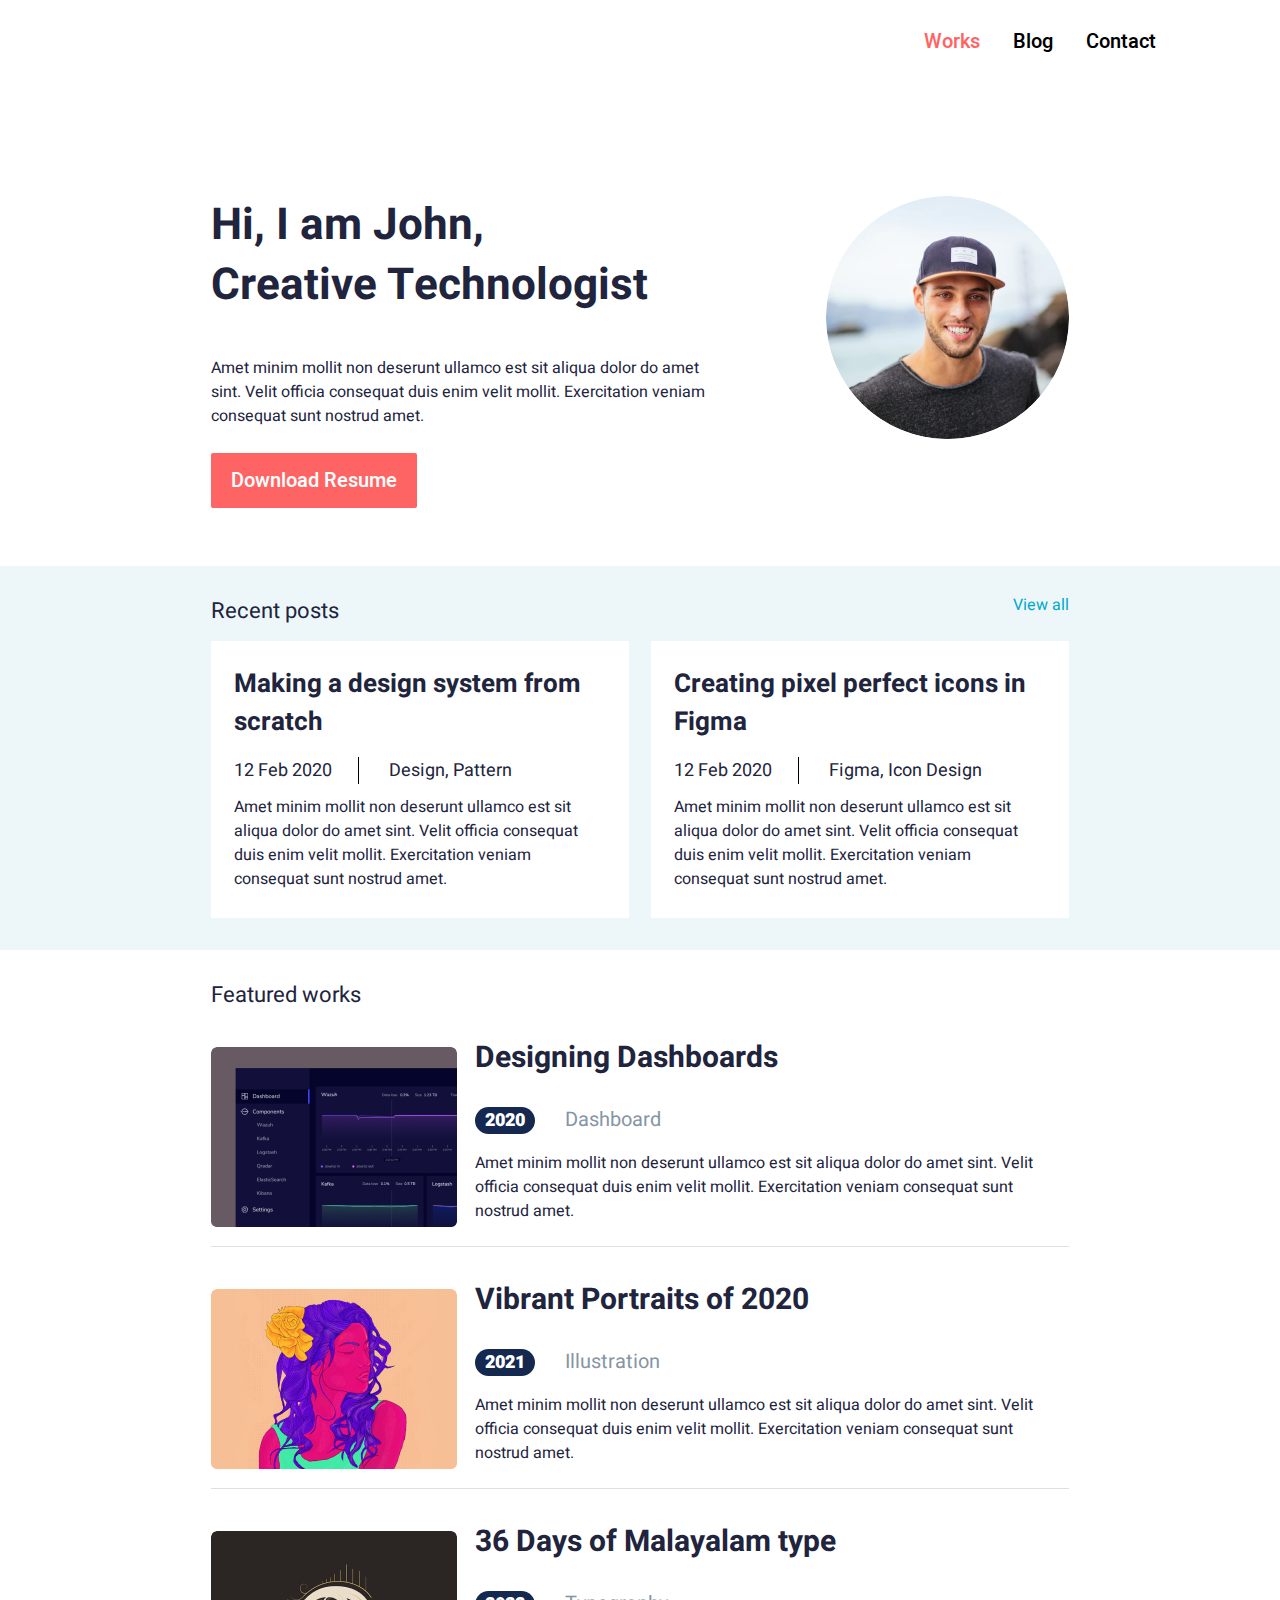
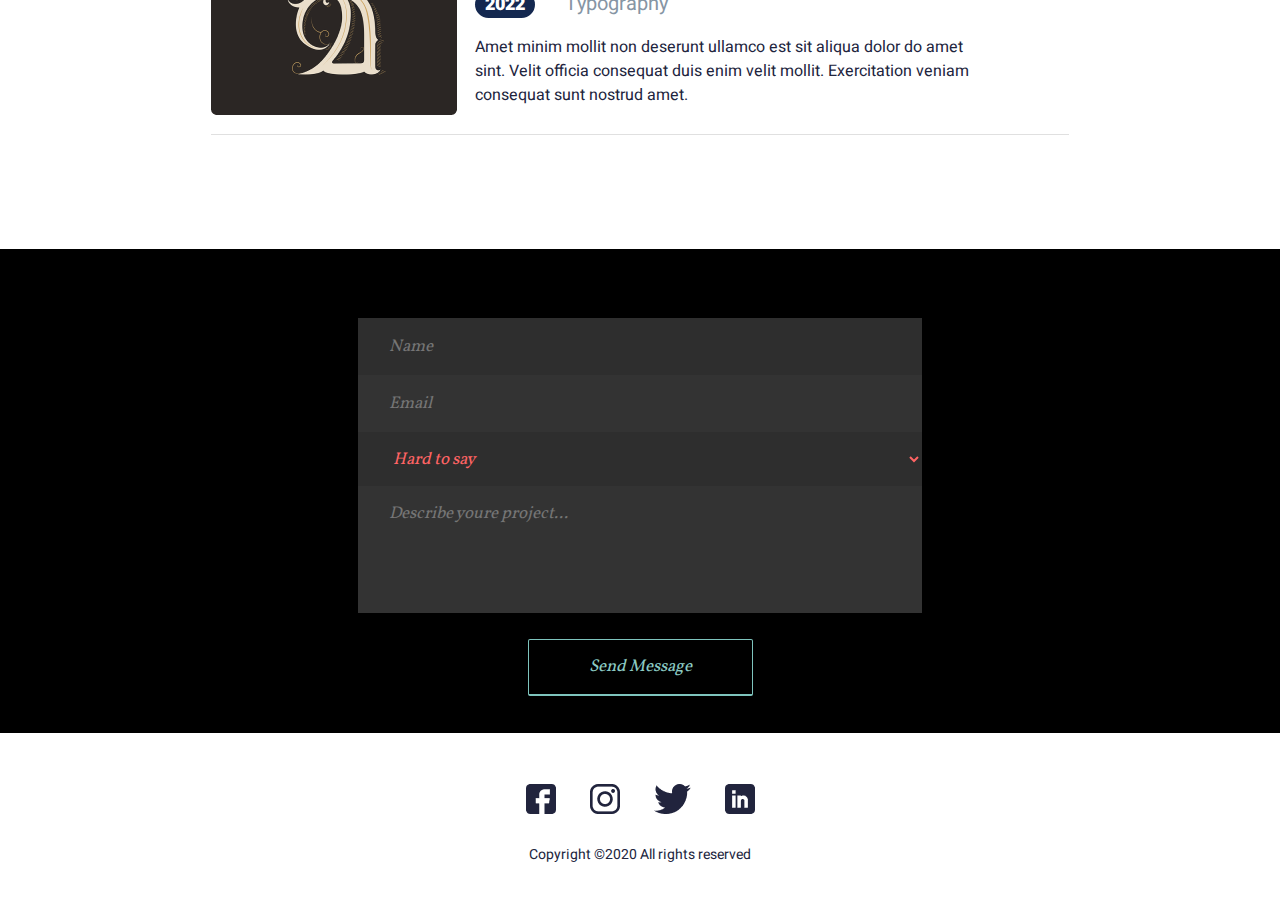
<file: index.html>
<!doctype html>
<html lang="en">
<head>
    <meta charset="UTF-8">
    <meta name="viewport"
          content="width=device-width, user-scalable=no, initial-scale=1.0, maximum-scale=1.0, minimum-scale=1.0">
    <meta http-equiv="X-UA-Compatible" content="ie=edge">
    <title>John</title>
    <link rel="preconnect" href="https://fonts.googleapis.com">
    <link rel="preconnect" href="https://fonts.gstatic.com" crossorigin>
    <link href="https://fonts.googleapis.com/css2?family=Heebo:wght@400;500;700&display=swap" rel="stylesheet">
      <link rel="stylesheet" href="css/style.css">
</head>
<body>
<header>
    <div class="container d_flex justify_end">
        <nav>
            <ul id="Menu">
                <li>
                    <a href="index.html" class="active">Works</a>
                </li>
                <li>
                    <a href="blog.html">Blog</a>
                </li>
                <li>
                    <a href="#">Contact</a>
                </li>
            </ul>
        </nav>
    </div>
</header>
<main>
    <section class="main_banner">
        <div class="main_banner_characteristics">
            <div class="main_banner_w">
                <h1>
                    Hi, I am John, <br>
                    Creative Technologist
                </h1>
                <p>
                    Amet minim mollit non deserunt ullamco est sit aliqua dolor do amet sint. Velit officia consequat duis enim velit mollit. Exercitation veniam consequat sunt nostrud amet.
                </p>
                <a href="#">Download Resume</a>
            </div>
            <div class="param_img">
                <img class="w_100 d_block" src="Images/Ellipse1.png" alt="img">
            </div>
        </div>
    </section>
    <section class="recent_posts">
        <div class="recent_posts_w">
          <div class="recent_posts_text">
              <H3>Recent posts</H3>
              <a href="#" title="View all" target="_blank"> View all </a>
         </div>
            <div class="d_flex container_design">
        <article class="design_pattern">
            <H3> Making a design system from scratch</H3>
            <span class="data">12 Feb 2020</span>
            <H4>Design, Pattern</H4>
            <p>Amet minim mollit non deserunt ullamco est sit aliqua dolor do amet sint. Velit officia consequat duis enim velit mollit. Exercitation veniam consequat sunt nostrud amet.</p>
        </article>
            <article class="design_pattern">
                <H3>Creating pixel perfect icons in Figma</H3>
                <span class="data">12 Feb 2020</span>
                <H4>Figma, Icon Design</H4>
                <p>Amet minim mollit non deserunt ullamco est sit aliqua dolor do amet sint. Velit officia consequat duis enim velit mollit. Exercitation veniam consequat sunt nostrud amet.</p>
            </article>
        </div>
        </div>
    </section>
        <section class="all_works">
            <div class="featured_works">
                <H1>Featured works</H1>
                <article class="work border_b">
                    <div class="pic"> <img src="Images/Work_1.png" alt="Work1" class="w_100">
                    </div>
                    <div class="text">
                        <H1>Designing Dashboards</H1>
                        <span class="year">2020</span>
                        <H2>Dashboard</H2>
                        <p>Amet minim mollit non deserunt ullamco est sit aliqua dolor do amet sint. Velit officia consequat duis enim velit mollit. Exercitation veniam consequat sunt nostrud amet.</p>
                    </div>
                </article>
                <article class="work border_b">
                    <div class="pic"> <img src="Images/Work_2.png" alt="Work1" class="w_100">
                    </div>
                    <div class="text">
                        <H1>Vibrant Portraits of 2020</H1>
                        <span class="year">2021</span>
                        <H2>Illustration</H2>
                        <p>Amet minim mollit non deserunt ullamco est sit aliqua dolor do amet sint. Velit officia consequat duis enim velit mollit. Exercitation veniam consequat sunt nostrud amet.</p>
                    </div>
                </article>
                <article class="work border_b">
                    <div class="pic"> <img src="Images/Work_3.png" alt="Work1" class="w_100">
                    </div>
                    <div class="text">
                        <H1>36 Days of Malayalam type</H1>
                        <span class="year">2022</span>
                        <H2>Typography</H2>
                        <p>Amet minim mollit non deserunt ullamco est sit aliqua dolor do amet <br> sint. Velit officia consequat duis enim velit mollit. Exercitation veniam<br> consequat sunt nostrud amet.</p>
                    </div>
                </article>
            </div>
        </section>
       <section class="forma">
        <form name="contact" action="#" method="post" >
        <div class="parametr_form">
            <div>
                <label class="d_none"  for="Name">Name</label>
                <input type="text" name="Name" placeholder="Name" id="Name">
                <span></span>
            </div>
            <div>
                <label class="d_none" for="Email">Email</label>
                <input type="Email" name="Email" placeholder="Email" id="Email">
                <span></span>
            </div>
            <div>
                <label  class="d_none" for="Budget">Budget</label>
                <select name="Budget" id="Budget"
                   title="Choose your budget">
                    <option>less then 100$</option>
                    <option>101$-500$</option>
                    <option>over 500$</option>
                    <option selected>Hard to say</option>
                </select>
                <span></span>
            </div>
            <div>
                <label class="d_none" for="Describe">Describe youre project...</label>
                <textarea name="Describe youre project..." placeholder="Describe youre project..." id="Describe"></textarea>
            </div>
            <div class="pad_button">
            <button class="button" type="submit">Send Message</button>
            </div>
        </div>
        </form>
    </section>
</main>
<footer class="pad_footer">
    <div class="param_footer d_flex justify_center">
                    <ul class="d_flex list_style_none">
                <li>
                    <a href="https://facebook.com" title="facebook" target="_blank">
                        <img src="Images/fb.png" alt="Facebook"> </a>
                </li>
                <li>
                    <a href="https://instagram.com" title="instagram" target="_blank">
                    <img src="Images/inst.png" alt="Instagram"> </a>
                </li>
                <li>
                    <a href="https://twitter.com" title="twitter" target="_blank">
                    <img src="Images/twiter.png" alt="Twiter"> </a>
                </li>
                <li>
                    <a href="https://linkedin.com" title="linkedin" target="_blank">
                    <img src="Images/Linkedin.png" alt="Linkedin"> </a>
                </li>
            </ul>
    </div>
        <p class="p_policy">Copyright ©2020 All rights reserved</p>
 </footer>
</body>
</html>
</file>
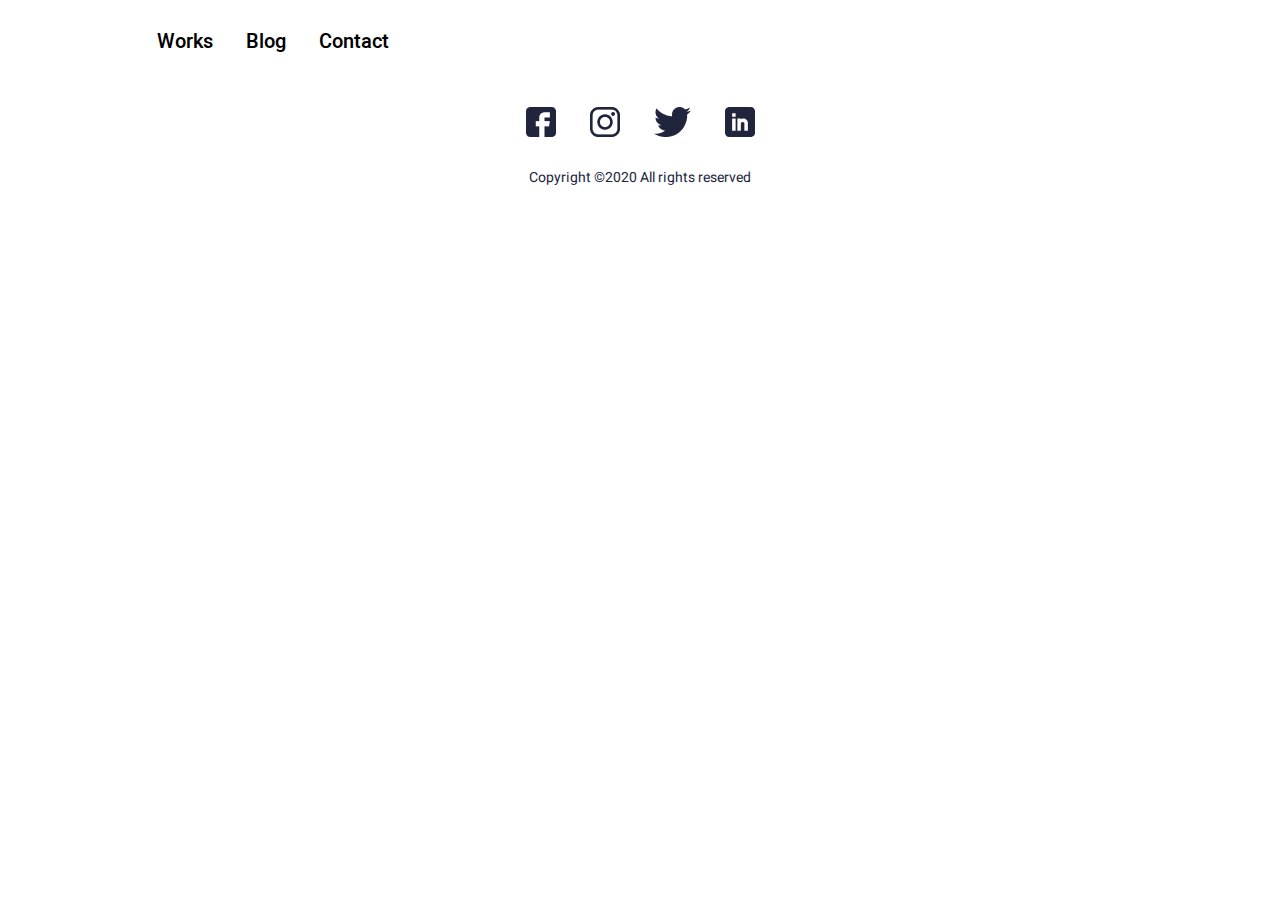
<file: Blog.html>
<!doctype html>
<html lang="en">
<head>
  <meta charset="UTF-8">
  <meta name="viewport"
        content="width=device-width, user-scalable=no, initial-scale=1.0, maximum-scale=1.0, minimum-scale=1.0">
  <meta http-equiv="X-UA-Compatible" content="ie=edge">
  <title>Blog</title>
  <link rel="preconnect" href="https://fonts.googleapis.com">
  <link rel="preconnect" href="https://fonts.gstatic.com" crossorigin>
  <link href="https://fonts.googleapis.com/css2?family=Heebo:wght@400;500;700&display=swap" rel="stylesheet">
  <link rel="stylesheet" href="css/Style.css">
</head>
<body>
<header>
  <div class="container d_flex justify_end">
    <nav>
      <ul id="Menu">
        <li>
          <a href="index.html">Works</a>
        </li>
        <li>
          <a href="Blog.html">Blog</a>
        </li>
        <li>
          <a href="#">Contact</a>
        </li>
      </ul>
    </nav>
  </div>
</header>
<main>

</main>
<footer class="pad_footer">
  <div class="param_footer d_flex justify_center">
    <ul class="d_flex list_style_none">
      <li>
        <a href="https://facebook.com" title="facebook" target="_blank">
          <img src="Images/fb.png" alt="Facebook"> </a>
      </li>
      <li>
        <a href="https://instagram.com" title="instagram" target="_blank">
          <img src="Images/inst.png" alt="Instagram"> </a>
      </li>
      <li>
        <a href="https://twitter.com" title="twitter" target="_blank">
          <img src="Images/twiter.png" alt="Twiter"> </a>
      </li>
      <li>
        <a href="https://linkedin.com" title="linkedin" target="_blank">
          <img src="Images/Linkedin.png" alt="Linkedin"> </a>
      </li>
    </ul>
  </div>
  <p class="p_policy">Copyright ©2020 All rights reserved</p>
</footer>
</body>
</html>
</file>
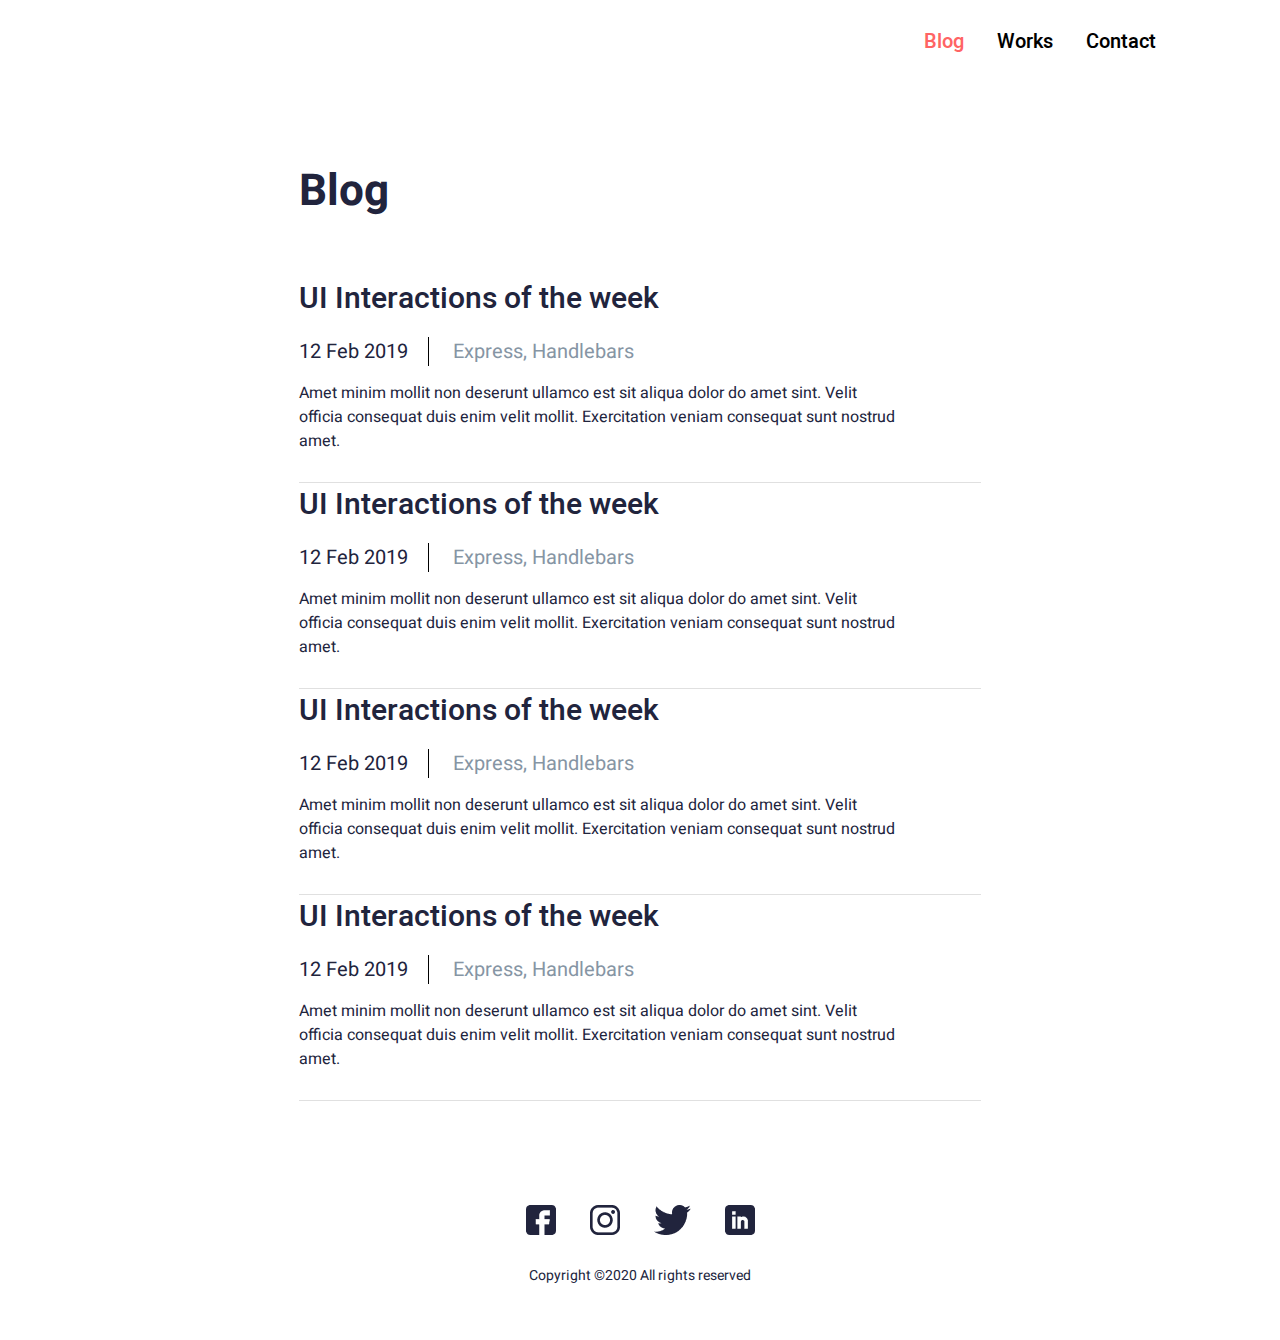
<file: blog.html>
<!doctype html>
<html lang="en">
<head>
  <meta charset="UTF-8">
  <meta name="viewport"
        content="width=device-width, user-scalable=no, initial-scale=1.0, maximum-scale=1.0, minimum-scale=1.0">
  <meta http-equiv="X-UA-Compatible" content="ie=edge">
  <title>Blog</title>
  <link rel="preconnect" href="https://fonts.googleapis.com">
  <link rel="preconnect" href="https://fonts.gstatic.com" crossorigin>
  <link href="https://fonts.googleapis.com/css2?family=Heebo:wght@400;500;700&display=swap" rel="stylesheet">
  <link rel="stylesheet" href="css/style.css">
</head>
<body>
<header>
  <div class="container d_flex justify_end">
    <nav>
      <ul id="Menu">
        <li>
          <a href="blog.html" class="active">Blog</a>
        </li>
        <li>
          <a href="index.html">Works</a>
        </li>
        <li>
          <a href="#">Contact</a>
        </li>
      </ul>
    </nav>
  </div>
</header>
<main>
<section class="blog">
<div class="blog_w">
<H1>Blog</H1>
  <article class="interaction_week">
    <H2> UI Interactions of the week</H2>
    <span class="data_interaction_week">12 Feb 2019</span>
    <H4>Express, Handlebars</H4>
    <p>Amet minim mollit non deserunt ullamco est sit aliqua dolor do amet sint. Velit officia consequat duis enim velit mollit. Exercitation veniam consequat sunt nostrud amet.</p>
  </article>
  <article class="interaction_week">
    <H2> UI Interactions of the week</H2>
    <span class="data_interaction_week">12 Feb 2019</span>
    <H4>Express, Handlebars</H4>
    <p>Amet minim mollit non deserunt ullamco est sit aliqua dolor do amet sint. Velit officia consequat duis enim velit mollit. Exercitation veniam consequat sunt nostrud amet.</p>
  </article>
  <article class="interaction_week">
    <H2> UI Interactions of the week</H2>
    <span class="data_interaction_week">12 Feb 2019</span>
    <H4>Express, Handlebars</H4>
    <p>Amet minim mollit non deserunt ullamco est sit aliqua dolor do amet sint. Velit officia consequat duis enim velit mollit. Exercitation veniam consequat sunt nostrud amet.</p>
  </article>
  <article class="interaction_week">
    <H2> UI Interactions of the week</H2>
    <span class="data_interaction_week">12 Feb 2019</span>
    <H4>Express, Handlebars</H4>
    <p>Amet minim mollit non deserunt ullamco est sit aliqua dolor do amet sint. Velit officia consequat duis enim velit mollit. Exercitation veniam consequat sunt nostrud amet.</p>
  </article>
</div>
</section>
</main>
<footer class="pad_footer">
  <div class="param_footer d_flex justify_center">
    <ul class="d_flex list_style_none">
      <li>
        <a href="https://facebook.com" title="facebook" target="_blank">
          <img src="Images/fb.png" alt="Facebook"> </a>
      </li>
      <li>
        <a href="https://instagram.com" title="instagram" target="_blank">
          <img src="Images/inst.png" alt="Instagram"> </a>
      </li>
      <li>
        <a href="https://twitter.com" title="twitter" target="_blank">
          <img src="Images/twiter.png" alt="Twiter"> </a>
      </li>
      <li>
        <a href="https://linkedin.com" title="linkedin" target="_blank">
          <img src="Images/Linkedin.png" alt="Linkedin"> </a>
      </li>
    </ul>
  </div>
  <p class="p_policy">Copyright ©2020 All rights reserved</p>
</footer>
</body>
</html>
</file>
<file: css/style.css>
@font-face {
    font-family: 'Heebo';
    src: url('../Fonts/Heebo-Medium.eot');
    src: url('../Fonts/Heebo-Medium.eot?#iefix') format('embedded-opentype'),
    url('../Fonts/Heebo-Medium.woff2') format('woff2'),
    url('../Fonts/Heebo-Medium.woff') format('woff'),
    url('../Fonts/Heebo-Medium.ttf') format('truetype'),
    url('../Fonts/Heebo-Medium.svg#Heebo-Medium') format('svg');
    font-weight: 500;
    font-style: normal;
    font-display: swap;
}
@font-face {
    font-family: 'Vollkorn';
    src: url('../Fonts/Vollkorn-Regular.eot');
    src: url('../Fonts/Vollkorn-Regular.eot?#iefix') format('embedded-opentype'),
    url('../Fonts/Vollkorn-Regular.woff2') format('woff2'),
    url('../Fonts/Vollkorn-Regular.woff') format('woff'),
    url('../Fonts/Vollkorn-Regular.ttf') format('truetype'),
    url('../Fonts/Vollkorn-Regular.svg#Vollkorn-Regular') format('svg');
    font-weight: normal;
    font-style: normal;
    font-display: swap;
}

*{
    padding: 0;
    margin: 0;
}
header {
    padding-top: 27px;
}
.container {
    max-width: 1032px;
    margin: auto;
   }
.d_flex {
    display: flex;
}
.justify_end {
    justify-content: flex-end;
}
.d_none {
    display: none
}
.d_block
{
    display: block;
}
.justify_center {
    justify-content: center;
}
.list_style_none {
    list-style: none;
 }
.w_100 {
    width: 100%
}
.border_b{
    box-sizing: border-box;
}
#Menu {
    display: flex;
    list-style: none;
}
header nav li {
    margin-left: 33px;
}
header nav li a {
    font-family: 'Heebo', sans-serif;
    font-weight: 500;
    font-size: 20px;
    line-height: 29px;
    color: #000000;
    text-decoration: none;
    display: inline-block;
    transition: 0.3s;
   }
header nav li a:active{
    color: #FF6464;
}
.active{
    color: #FF6464;
}
header nav li:hover a{
    transform: scale(1.2);
}
.blog{
    padding-top: 106px;
    padding-bottom: 53px;
}
.blog_w{
    max-width: 682px;
    margin: auto;
}
.blog_w H1{
    font-family: 'Heebo';
    font-style: normal;
    font-weight: 700;
    font-size: 44px;
    line-height: 60px;
    color: #21243D;
    margin-bottom: 55px;
}
.interaction_week{
    max-width: 682px;
    box-sizing: border-box;
    padding: 0px 80px 29px 0px;
    border-bottom: solid 1px #E0E0E0;
}
.data_interaction_week{
    border-right: 1px solid #000000;
    font-family: 'Heebo';
    font-style: normal;
    font-weight: 400;
    font-size: 20px;
    line-height: 29px;
    color: #21243D;
    padding: 0px 20px 0px 0px;
    margin-bottom: 15px;
}
.interaction_week H2{
    font-family: 'Heebo';
    font-style: normal;
    font-weight: 500;
    font-size: 30px;
    line-height: 44px;
    color: #21243D;
    margin-bottom: 16px;
}
.interaction_week H4{
    font-family: 'Heebo';
    font-style: normal;
    font-weight: 400;
    font-size: 20px;
    line-height: 29px;
    color: #8695A4;
    margin-bottom: 15px;
    display: inline-block;
    padding: 0px 0px 0px 20px;
}
.interaction_week p{
    font-family: 'Heebo';
    font-style: normal;
    font-weight: 400;
    font-size: 16px;
    line-height: 24px;
    color: #21243D;
}
.main_banner {
    padding-top: 140px;
    padding-bottom: 71px;
}
.main_banner_characteristics {
    max-width: 858px;
    margin: auto;
    display: flex;
    justify-content: space-between;
    align-items: start;
}
.main_banner_w {
    max-width: 497px;
}
.main_banner h1 {
    font-family: 'Heebo', sans-serif;
    font-style: normal;
    font-weight: 700;
    font-size: 44px;
    line-height: 60px;
    color: #21243D;
    margin-bottom: 40px;
}
.main_banner p {
    font-family: 'Heebo', sans-serif;
    font-style: normal;
    font-weight: 400;
    font-size: 16px;
    line-height: 24px;
    color: #21243D;
    margin-bottom: 38px;
}
.main_banner a {
    background: #FF6464;
    border-radius: 2px;
    padding: 13px 20px;
    font-family: 'Heebo', sans-serif;
    font-style: normal;
    font-weight: 500;
    font-size: 20px;
    line-height: 29px;
    color: #FFFFFF;
    text-decoration: none;
}
.param_img {
    max-width: 243px;
    border-radius: 50%;
    overflow: hidden;
}
.recent_posts{
    padding-top: 7px;
    padding-bottom: 32px;
    background-color: #EDF7FA;
}
.recent_posts_w {
    margin: auto;
    max-width: 858px;
}
.container_design {
    justify-content: space-between;
    flex-wrap: wrap;
}
.recent_posts_text{
    display: flex;
    justify-content: space-between;
    align-items: start;
}
.design_pattern{
    max-width: 418px;
    background-color: #FFFFFF;
    padding: 24px 27px 7px 23px;
    box-sizing: border-box;
}
.design_pattern H3{
    font-family: 'Heebo';
    font-style: normal;
    font-weight: 700;
    font-size: 26px;
    line-height: 38px;
    color: #21243D;
    padding-bottom: 17px;
}
.design_pattern p{
    font-family: 'Heebo';
    font-style: normal;
    font-weight: 400;
    font-size: 16px;
    line-height: 24px;
    color: #21243D;
    margin-bottom: 20px;
}
.design_pattern .data {
    border-right: 1px solid #000000;
    font-family: 'Heebo';
    font-style: normal;
    font-weight: 400;
    font-size: 18px;
    line-height: 26px;
    color: #21243D;
    padding: 0px 26px 0px 0px;
    margin-bottom: 11px;
}
.design_pattern H4{
    display: inline-block;
    font-family: 'Heebo';
    font-style: normal;
    font-weight: 400;
    font-size: 18px;
    line-height: 26px;
    color: #21243D;
    padding: 0px 0px 0px 26px;
    margin-bottom: 11px;
}
.recent_posts .recent_posts_text H3{
    font-family: 'Heebo';
    font-style: normal;
    font-weight: 400;
    font-size: 22px;
    line-height: 60px;
    display: flex;
    align-items: flex-end;
    color: #21243D;
    margin-top: 8px;
}
.recent_posts .recent_posts_text a{
    font-family: 'Heebo';
    font-style: normal;
    font-weight: 400;
    font-size: 16px;
    line-height: 24px;
    color: #00A8CC;
    text-decoration: none;
    margin-top: 20px;
}
.all_works {
    padding-top: 15px;
    padding-bottom: 83px;
  }
.featured_works{
    margin: auto;
    max-width: 858px;
}
.featured_works h1{
    font-family: 'Heebo';
    font-style: normal;
    font-weight: 400;
    font-size: 22px;
    line-height: 60px;
    Color: #21243D;
    margin-bottom: 11px;
       }
.work{
    border-bottom: solid 1px #E0E0E0;
    display: flex;
    margin-bottom: 31px;
      }
.pic{
    max-width: 246px;
    margin-top: 11px;
    margin-bottom: 15px;
    border-radius: 6px;
    overflow: hidden;
}
.text{
    max-width: 594px;
    margin-left: 18px;
   }
.text H1{
    font-family: 'Heebo';
    font-style: normal;
    font-weight: 700;
    font-size: 30px;
    line-height: 44px;
    color: #21243D;
   }
.year{
    background: #142850;
    border-radius: 16px;
    font-family: 'Heebo';
    font-style: normal;
    font-weight: 900;
    font-size: 18px;
    line-height: 60px;
    color: #FFFFFF;
    padding: 0px 10px 0px 10px;
}
.text H2{
    font-family: 'Heebo';
    font-style: normal;
    font-weight: 400;
    font-size: 20px;
    line-height: 29px;
    color: #8695A4;
    display: inline-block;
    margin-left: 26px;
}
.text p{
    font-family: 'Heebo';
    font-style: normal;
    font-weight: 400;
    font-size: 16px;
    line-height: 24px;
    color: #21243D;
}
.forma {
    background-color:#000000;
    padding-top: 69px;
    padding-bottom: 37px;
}
.parametr_form {
    max-width: 564px;
    margin: auto;
    text-align: center;
}
#Name{
    background-color: rgba(255, 255, 255, 0.18);
    padding: 18px 31px 17px 31px;
    box-sizing: border-box;
    font-family: 'Vollkorn';
    font-style: italic;
    font-weight: 400;
    font-size: 17px;
    line-height: 22px;
    color: #FFFFFF;
    border: none;
    width: 100%;
}
#Email {
    background-color: rgba(255, 255, 255, 0.2);
    padding: 18px 31px 17px 31px;
    box-sizing: border-box;
    font-family: 'Vollkorn';
    font-style: italic;
    font-weight: 400;
    font-size: 17px;
    line-height: 22px;
    color: #FFFFFF;
    border: none;
    width: 100%;
}
#Budget {
    background-color: rgba(255, 255, 255, 0.18);
    padding: 18px 31px 17px 31px;
    box-sizing: border-box;
    font-family: 'Vollkorn';
    font-style: italic;
    font-weight: 400;
    font-size: 17px;
    line-height: 22px;
    color: #FF6464;
    border: none;
    width: 100%;
}
#Describe {
    background: rgba(255, 255, 255, 0.2);
    border: none;
    padding: 17px 31px 88px 31px;
    box-sizing: border-box;
    font-family: 'Vollkorn';
    font-style: italic;
    font-weight: 400;
    font-size: 17px;
    line-height: 22px;
    color: #FFFFFF;
    height: 127px;
    width: 100%;
    resize: none;
}
.pad_button {
    padding-top: 22px;
}
.button {
    padding: 16px 60px;
    border-radius: 2px;
    background-color: transparent;
    border: 1px solid #7EC4BD;
    border-bottom-width: 2px;
    font-family: 'Vollkorn';
    font-style: italic;
    font-weight: 400;
    font-size: 17px;
    line-height: 22px;
    text-align: center;
    color: #8BCAC3;
}
.pad_footer {
    padding-top: 51px;
    padding-bottom: 54px;
}
.param_footer {
    max-width: 858px;
    margin: auto;
}
footer li {
    margin-right: 17px;
    margin-left: 17px;
}
.p_policy {
    font-family: 'Heebo', sans-serif;
    font-style: normal;
    font-weight: 400;
    font-size: 14px;
    line-height: 21px;
    color: #21243D;
    text-align: center;
    margin-top: 26px;
}
</file>
<file: css/Style.css>
@font-face {
    font-family: 'Heebo';
    src: url('../Fonts/Heebo-Medium.eot');
    src: url('../Fonts/Heebo-Medium.eot?#iefix') format('embedded-opentype'),
    url('../Fonts/Heebo-Medium.woff2') format('woff2'),
    url('../Fonts/Heebo-Medium.woff') format('woff'),
    url('../Fonts/Heebo-Medium.ttf') format('truetype'),
    url('../Fonts/Heebo-Medium.svg#Heebo-Medium') format('svg');
    font-weight: 500;
    font-style: normal;
    font-display: swap;
}
@font-face {
    font-family: 'Vollkorn';
    src: url('../Fonts/Vollkorn-Regular.eot');
    src: url('../Fonts/Vollkorn-Regular.eot?#iefix') format('embedded-opentype'),
    url('../Fonts/Vollkorn-Regular.woff2') format('woff2'),
    url('../Fonts/Vollkorn-Regular.woff') format('woff'),
    url('../Fonts/Vollkorn-Regular.ttf') format('truetype'),
    url('../Fonts/Vollkorn-Regular.svg#Vollkorn-Regular') format('svg');
    font-weight: normal;
    font-style: normal;
    font-display: swap;
}

*{
    padding: 0;
    margin: 0;
}
header {
    padding-top: 27px;
}
.container {
    max-width: 1032px;
    margin: auto;
   }
.d_flex {
    display: flex;
}
.justify_end {
    justify-content: flex-end;
}
.d_none {
    display: none
}
.d_block
{
    display: block;
}
.justify_center {
    justify-content: center;
}
.list_style_none {
    list-style: none;
 }
.w_100 {
    width: 100%
}
.border_b{
    box-sizing: border-box;
}
#Menu {
    display: flex;
    list-style: none;
}
header nav li {
    margin-left: 33px;
}
header nav li a {
    font-family: 'Heebo', sans-serif;
    font-weight: 500;
    font-size: 20px;
    line-height: 29px;
    color: #000000;
    text-decoration: none;
    display: inline-block;
    transition: 0.3s;
}
header nav li:hover a{
    transform: scale(1.2);
}
.main_banner {
    padding-top: 140px;
    padding-bottom: 71px;
}
.main_banner_characteristics {
    max-width: 858px;
    margin: auto;
    display: flex;
    justify-content: space-between;
    align-items: start;
}
.main_banner_w {
    max-width: 497px;
}
.main_banner h1 {
    font-family: 'Heebo', sans-serif;
    font-style: normal;
    font-weight: 700;
    font-size: 44px;
    line-height: 60px;
    color: #21243D;
    margin-bottom: 40px;
}
.main_banner p {
    font-family: 'Heebo', sans-serif;
    font-style: normal;
    font-weight: 400;
    font-size: 16px;
    line-height: 24px;
    color: #21243D;
    margin-bottom: 38px;
}
.main_banner a {
    background: #FF6464;
    border-radius: 2px;
    padding: 13px 20px;
    font-family: 'Heebo', sans-serif;
    font-style: normal;
    font-weight: 500;
    font-size: 20px;
    line-height: 29px;
    color: #FFFFFF;
    text-decoration: none;
}
.param_img {
    max-width: 243px;
    border-radius: 50%;
    overflow: hidden;
}
.recent_posts{
    padding-top: 7px;
    padding-bottom: 32px;
    background-color: #EDF7FA;
}
.recent_posts_w {
    margin: auto;
    max-width: 858px;
}
.container {
    justify-content: space-between;
    flex-wrap: wrap;
}
.recent_posts_text{
    display: flex;
    justify-content: space-between;
    align-items: start;
}
.design_pattern{
    max-width: 418px;
    background-color: #FFFFFF;
    padding: 24px 27px 7px 23px;
    box-sizing: border-box;
}
.design_pattern H3{
    font-family: 'Heebo';
    font-style: normal;
    font-weight: 700;
    font-size: 26px;
    line-height: 38px;
    color: #21243D;
    padding-bottom: 17px;
}
.design_pattern p{
    font-family: 'Heebo';
    font-style: normal;
    font-weight: 400;
    font-size: 16px;
    line-height: 24px;
    color: #21243D;
    margin-bottom: 20px;
}
.design_pattern .data {
    border-right: 1px solid #000000;
    font-family: 'Heebo';
    font-style: normal;
    font-weight: 400;
    font-size: 18px;
    line-height: 26px;
    color: #21243D;
    padding: 0px 26px 0px 0px;
    margin-bottom: 11px;
}
.design_pattern H4{
    display: inline-block;
    font-family: 'Heebo';
    font-style: normal;
    font-weight: 400;
    font-size: 18px;
    line-height: 26px;
    color: #21243D;
    padding: 0px 0px 0px 26px;
    margin-bottom: 11px;
}
.recent_posts .recent_posts_text H3{
    font-family: 'Heebo';
    font-style: normal;
    font-weight: 400;
    font-size: 22px;
    line-height: 60px;
    display: flex;
    align-items: flex-end;
    color: #21243D;
    margin-top: 8px;
}
.recent_posts .recent_posts_text a{
    font-family: 'Heebo';
    font-style: normal;
    font-weight: 400;
    font-size: 16px;
    line-height: 24px;
    color: #00A8CC;
    text-decoration: none;
    margin-top: 20px;
}
.all_works {
    padding-top: 15px;
    padding-bottom: 83px;
  }
.featured_works{
    margin: auto;
    max-width: 858px;
}
.featured_works h1{
    font-family: 'Heebo';
    font-style: normal;
    font-weight: 400;
    font-size: 22px;
    line-height: 60px;
    Color: #21243D;
    margin-bottom: 11px;
       }
.work{
    border-bottom: solid 1px #E0E0E0;
    display: flex;
    margin-bottom: 31px;
      }
.pic{
    max-width: 246px;
    margin-top: 11px;
    margin-bottom: 15px;
    border-radius: 6px;
    overflow: hidden;
}
.text{
    max-width: 594px;
    margin-left: 18px;
   }
.text H1{
    font-family: 'Heebo';
    font-style: normal;
    font-weight: 700;
    font-size: 30px;
    line-height: 44px;
    color: #21243D;
   }
.year{
    background: #142850;
    border-radius: 16px;
    font-family: 'Heebo';
    font-style: normal;
    font-weight: 900;
    font-size: 18px;
    line-height: 60px;
    color: #FFFFFF;
    padding: 0px 10px 0px 10px;
}
.text H2{
    font-family: 'Heebo';
    font-style: normal;
    font-weight: 400;
    font-size: 20px;
    line-height: 29px;
    color: #8695A4;
    display: inline-block;
    margin-left: 26px;
}
.text p{
    font-family: 'Heebo';
    font-style: normal;
    font-weight: 400;
    font-size: 16px;
    line-height: 24px;
    color: #21243D;
}
.forma {
    background-color:#000000;
    padding-top: 69px;
    padding-bottom: 37px;
}
.parametr_form {
    max-width: 564px;
    margin: auto;
    text-align: center;
}
#Name{
    background-color: rgba(255, 255, 255, 0.18);
    padding: 18px 31px 17px 31px;
    box-sizing: border-box;
    font-family: 'Vollkorn';
    font-style: italic;
    font-weight: 400;
    font-size: 17px;
    line-height: 22px;
    color: #FFFFFF;
    border: none;
    width: 100%;
}
#Email {
    background-color: rgba(255, 255, 255, 0.2);
    padding: 18px 31px 17px 31px;
    box-sizing: border-box;
    font-family: 'Vollkorn';
    font-style: italic;
    font-weight: 400;
    font-size: 17px;
    line-height: 22px;
    color: #FFFFFF;
    border: none;
    width: 100%;
}
#Budget {
    background-color: rgba(255, 255, 255, 0.18);
    padding: 18px 31px 17px 31px;
    box-sizing: border-box;
    font-family: 'Vollkorn';
    font-style: italic;
    font-weight: 400;
    font-size: 17px;
    line-height: 22px;
    color: #FF6464;
    border: none;
    width: 100%;
}
#Describe {
    background: rgba(255, 255, 255, 0.2);
    border: none;
    padding: 17px 31px 88px 31px;
    box-sizing: border-box;
    font-family: 'Vollkorn';
    font-style: italic;
    font-weight: 400;
    font-size: 17px;
    line-height: 22px;
    color: #FFFFFF;
    height: 127px;
    width: 100%;
    resize: none;
}
.pad_button {
    padding-top: 22px;
}
.button {
    padding: 16px 60px;
    border-radius: 2px;
    background-color: transparent;
    border: 1px solid #7EC4BD;
    border-bottom-width: 2px;
    font-family: 'Vollkorn';
    font-style: italic;
    font-weight: 400;
    font-size: 17px;
    line-height: 22px;
    text-align: center;
    color: #8BCAC3;
}
.pad_footer {
    padding-top: 51px;
    padding-bottom: 54px;
}
.param_footer {
    max-width: 858px;
    margin: auto;
}
footer li {
    margin-right: 17px;
    margin-left: 17px;
}
.p_policy {
    font-family: 'Heebo', sans-serif;
    font-style: normal;
    font-weight: 400;
    font-size: 14px;
    line-height: 21px;
    color: #21243D;
    text-align: center;
    margin-top: 26px;
}
</file>
